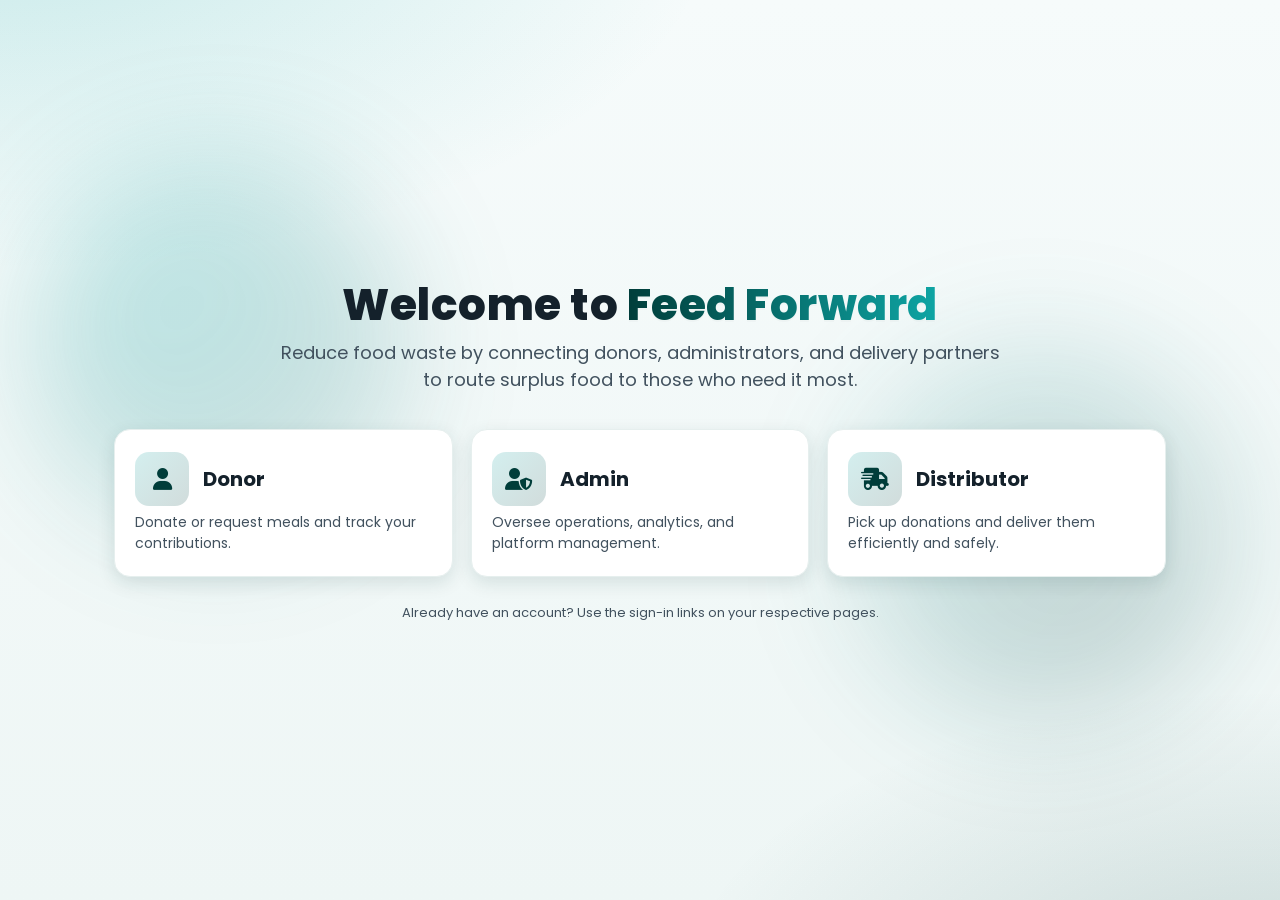
<file: index.html>
<!DOCTYPE html>
<html lang="en">
<head>
    <meta charset="UTF-8">
    <meta http-equiv="X-UA-Compatible" content="IE=edge">
    <meta name="viewport" content="width=device-width, initial-scale=1.0">
    <title>Feed Forward</title>
    <link rel="stylesheet" href="https://cdnjs.cloudflare.com/ajax/libs/font-awesome/6.3.0/css/all.min.css">
    <style>
        @import url('https://fonts.googleapis.com/css2?family=Poppins:ital,wght@0,200;0,300;0,500;0,700;0,800;1,400;1,600&display=swap');

        :root {
            --brand: #003d3a;
            --brand-2: #0ea5a4;
            --ink: #14212b;
            --muted-ink: #41515e;
            --surface: #ffffff;
            --border: #e6efee;
            --shadow: 0 10px 30px rgba(0, 61, 58, 0.12);
            --shadow-sm: 0 6px 18px rgba(0, 61, 58, 0.12);
        }

        * {
            box-sizing: border-box;
        }

        body {
            margin: 0;
            min-height: 100vh;
            font-family: 'Poppins', sans-serif;
            color: var(--ink);
            background:
                radial-gradient(1200px 600px at 0% -10%, rgba(14, 165, 164, 0.20), transparent 60%),
                radial-gradient(1000px 500px at 100% 110%, rgba(0, 61, 58, 0.15), transparent 60%),
                linear-gradient(180deg, #f6fbfb, #eef6f5);
            -webkit-font-smoothing: antialiased;
            -moz-osx-font-smoothing: grayscale;
            display: flex;
            align-items: center;
            justify-content: center;
        }

        .hero {
            position: relative;
            width: 100%;
            max-width: 1100px;
            padding: 64px 24px 48px;
        }

        .decor {
            position: absolute;
            inset: 0;
            pointer-events: none;
            z-index: 0;
        }
        .decor::before,
        .decor::after {
            content: "";
            position: absolute;
            width: 380px;
            height: 380px;
            border-radius: 50%;
            filter: blur(60px);
            opacity: 0.55;
            animation: float 12s ease-in-out infinite;
        }
        .decor::before {
            top: -60px;
            left: -60px;
            background: radial-gradient(circle at 30% 30%, rgba(14,165,164,.45), rgba(0,61,58,.25));
        }
        .decor::after {
            bottom: -40px;
            right: -40px;
            background: radial-gradient(circle at 70% 70%, rgba(0,61,58,.35), rgba(14,165,164,.25));
            animation-delay: 2s;
        }
        @keyframes float {
            0%, 100% { transform: translateY(0) translateX(0); }
            50% { transform: translateY(-10px) translateX(6px); }
        }

        .brand {
            position: relative;
            z-index: 1;
            text-align: center;
            margin-bottom: 22px;
        }

        .logo {
            font-size: 44px;
            font-weight: 800;
            letter-spacing: 0.5px;
            margin: 0 0 8px 0;
            line-height: 1.15;
            color: var(--ink);
        }
        .brand-name {
            color: var(--brand);
            background: linear-gradient(90deg, var(--brand), var(--brand-2));
            background-clip: text;
            -webkit-background-clip: text;
            -webkit-text-fill-color: transparent;
            filter: drop-shadow(0 2px 0 rgba(0, 0, 0, 0.02));
        }

        .tagline {
            margin: 0 auto;
            max-width: 720px;
            font-size: 18px;
            color: var(--muted-ink);
        }

        .roles {
            position: relative;
            z-index: 1;
            margin-top: 36px;
            display: grid;
            grid-template-columns: repeat(3, minmax(0, 1fr));
            gap: 18px;
        }

        .role-card {
            display: block;
            position: relative;
            text-decoration: none;
            padding: 22px 20px;
            border-radius: 16px;
            background: var(--surface);
            border: 1px solid var(--border);
            box-shadow: var(--shadow-sm);
            transition: transform .18s ease, box-shadow .18s ease, border-color .18s ease;
            overflow: hidden;
        }
        .role-card:hover,
        .role-card:focus-visible {
            transform: translateY(-4px);
            border-color: rgba(14,165,164,0.45);
            box-shadow: var(--shadow);
            outline: none;
        }

        .role-head {
            display: flex;
            align-items: center;
            gap: 14px;
            margin-bottom: 6px;
        }
        .role-icon {
            width: 54px;
            height: 54px;
            display: grid;
            place-items: center;
            border-radius: 14px;
            background: linear-gradient(135deg, rgba(14,165,164,.18), rgba(0,61,58,.18));
            color: var(--brand);
            font-size: 22px;
        }
        .role-title {
            font-size: 20px;
            font-weight: 700;
            color: var(--ink);
        }
        .role-desc {
            margin: 0;
            font-size: 14px;
            color: var(--muted-ink);
        }

        .note {
            position: relative;
            z-index: 1;
            margin-top: 26px;
            text-align: center;
            color: var(--muted-ink);
            font-size: 13px;
        }

        @media (max-width: 900px) {
            .logo { font-size: 36px; }
            .roles { grid-template-columns: 1fr; }
        }
    </style>
</head>
<body>
    <main class="hero">
        <div class="decor"></div>
        <header class="brand">
            <h1 class="logo">Welcome to <span class="brand-name">Feed Forward</span></h1>
            <p class="tagline">Reduce food waste by connecting donors, administrators, and delivery partners to route surplus food to those who need it most.</p>
        </header>

        <nav class="roles" aria-label="Choose a role">
            <a class="role-card" href="signup.php">
                <div class="role-head">
                    <div class="role-icon"><i class="fa-solid fa-user"></i></div>
                    <div class="role-title">Donor</div>
                </div>
                <p class="role-desc">Donate or request meals and track your contributions.</p>
            </a>

            <a class="role-card" href="admin/signup.php">
                <div class="role-head">
                    <div class="role-icon"><i class="fa-solid fa-user-shield"></i></div>
                    <div class="role-title">Admin</div>
                </div>
                <p class="role-desc">Oversee operations, analytics, and platform management.</p>
            </a>

            <a class="role-card" href="delivery/deliverysignup.php" id="delivery">
                <div class="role-head">
                    <div class="role-icon"><i class="fa-solid fa-truck-fast"></i></div>
                    <div class="role-title">Distributor</div>
                </div>
                <p class="role-desc">Pick up donations and deliver them efficiently and safely.</p>
            </a>
        </nav>

        <p class="note">Already have an account? Use the sign-in links on your respective pages.</p>
    </main>
</body>
</html>
</file>
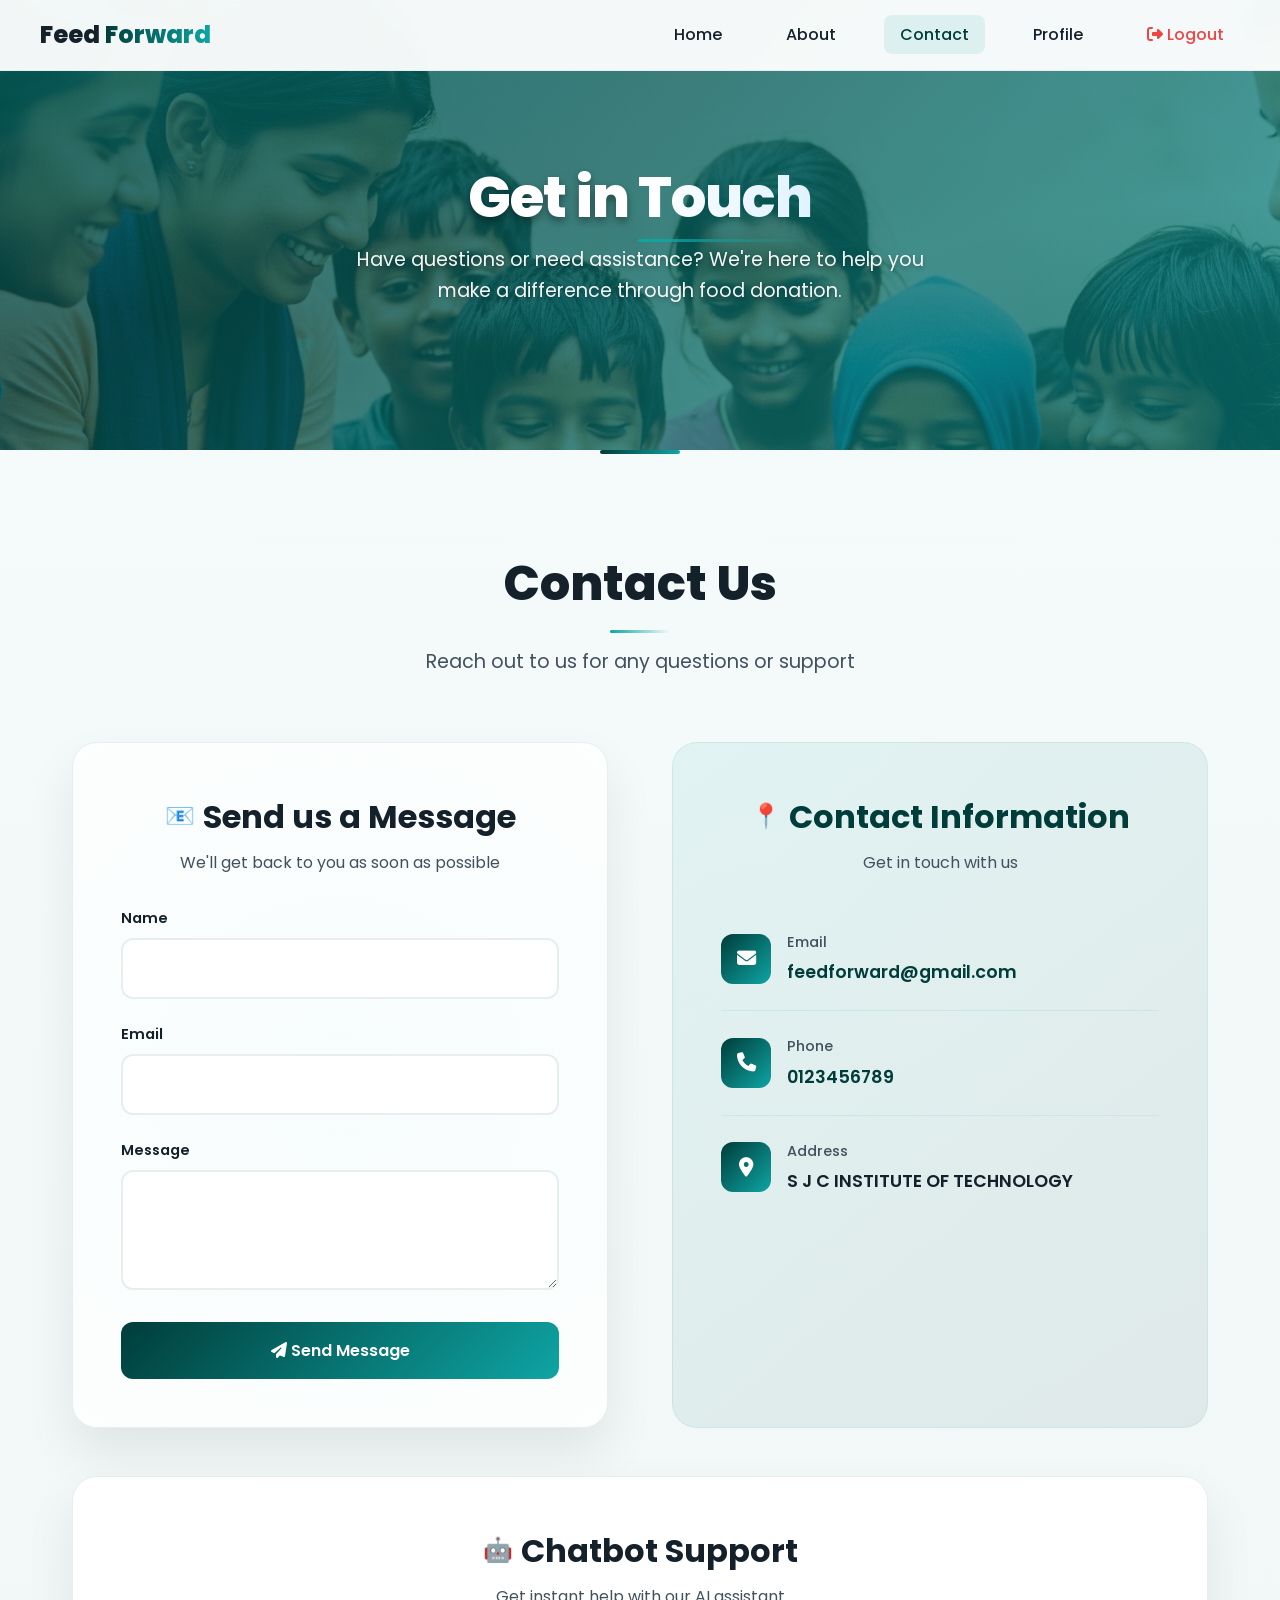
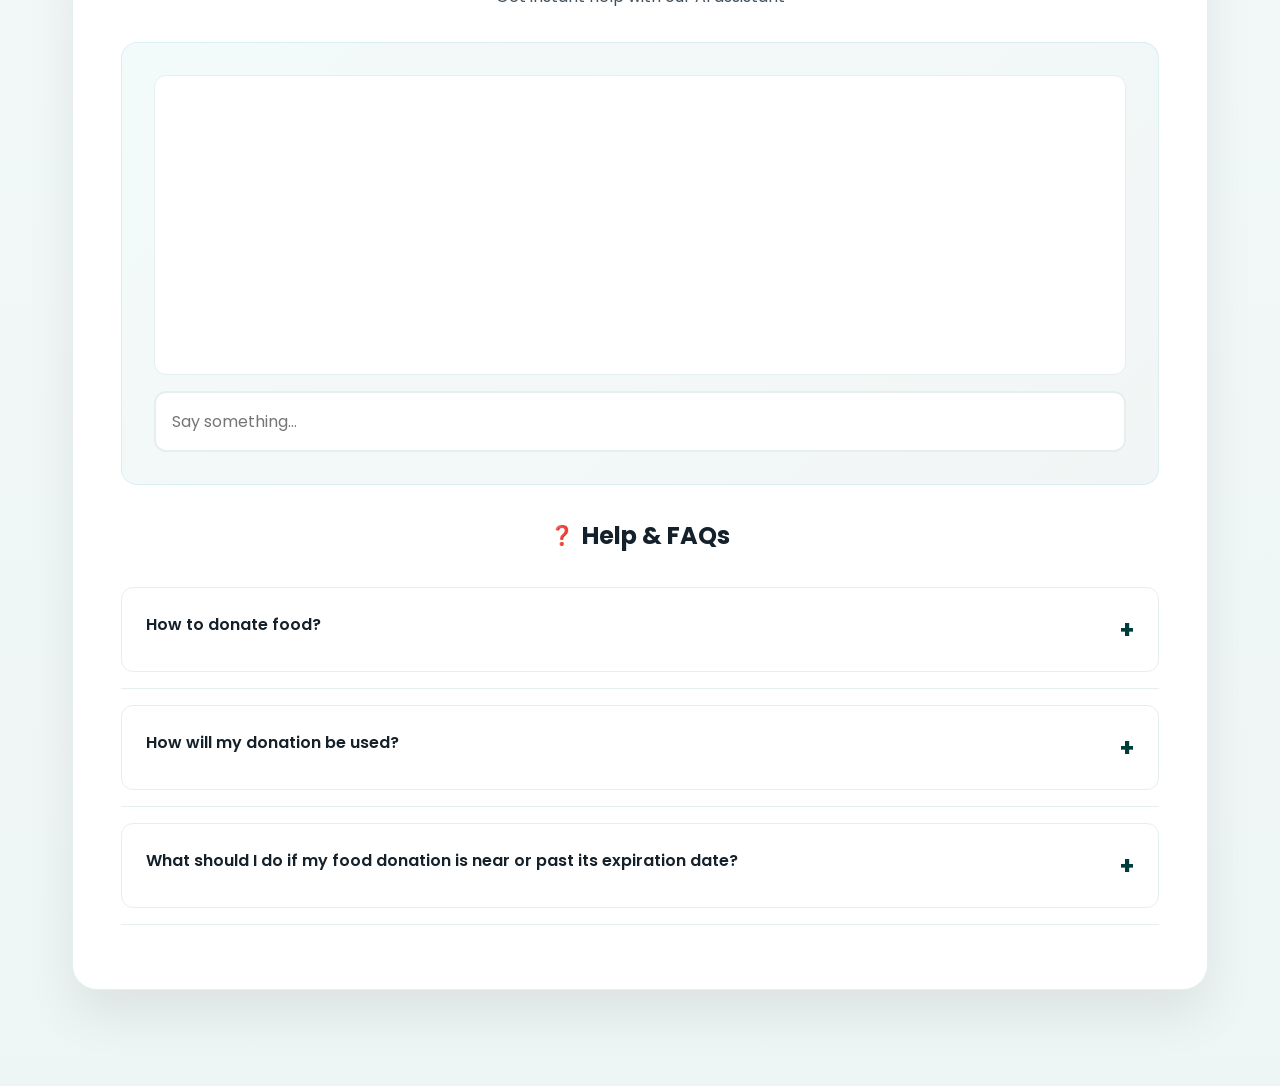
<file: contact.html>
<!DOCTYPE html>
<html lang="en">
<head>
    <meta charset="UTF-8">
    <meta http-equiv="X-UA-Compatible" content="IE=edge">
    <meta name="viewport" content="width=device-width, initial-scale=1.0">
    <title>Contact Us - Feed Forward</title>
    <link rel="stylesheet" href="https://cdnjs.cloudflare.com/ajax/libs/font-awesome/6.3.0/css/all.min.css">
    <style>
        @import url('https://fonts.googleapis.com/css2?family=Poppins:ital,wght@0,200;0,300;0,500;0,700;0,800;1,400;1,600&display=swap');

        :root {
            --brand: #003d3a;
            --brand-2: #0ea5a4;
            --ink: #14212b;
            --muted-ink: #41515e;
            --surface: #ffffff;
            --border: #e6efee;
            --shadow: 0 10px 30px rgba(0, 61, 58, 0.12);
            --shadow-sm: 0 6px 18px rgba(0, 61, 58, 0.12);
        }

        * {
            margin: 0;
            padding: 0;
            box-sizing: border-box;
            font-family: 'Poppins', sans-serif;
        }

        body {
            background: linear-gradient(180deg, #f6fbfb, #eef6f5);
            color: var(--ink);
            line-height: 1.6;
            -webkit-font-smoothing: antialiased;
            -moz-osx-font-smoothing: grayscale;
        }

        /* Navigation */
        .navbar {
            position: fixed;
            top: 0;
            left: 0;
            right: 0;
            background: rgba(255, 255, 255, 0.95);
            backdrop-filter: blur(10px);
            border-bottom: 1px solid var(--border);
            z-index: 1000;
            padding: 1rem 2rem;
            transition: all 0.3s ease;
        }

        .nav-container {
            max-width: 1200px;
            margin: 0 auto;
            display: flex;
            justify-content: space-between;
            align-items: center;
        }

        .logo {
            font-size: 24px;
            font-weight: 800;
            color: var(--ink);
            text-decoration: none;
        }
        .brand-name {
            color: var(--brand);
            background: linear-gradient(90deg, var(--brand), var(--brand-2));
            background-clip: text;
            -webkit-background-clip: text;
            -webkit-text-fill-color: transparent;
        }

        .nav-menu {
            display: flex;
            list-style: none;
            gap: 2rem;
            align-items: center;
        }

        .nav-link {
            color: var(--ink);
            text-decoration: none;
            font-weight: 500;
            padding: 0.5rem 1rem;
            border-radius: 8px;
            transition: all 0.2s ease;
        }
        .nav-link:hover,
        .nav-link.active {
            color: var(--brand);
            background: rgba(14, 165, 164, 0.1);
        }

        .hamburger {
            display: none;
            flex-direction: column;
            cursor: pointer;
            gap: 4px;
        }
        .hamburger span {
            width: 25px;
            height: 3px;
            background: var(--ink);
            transition: all 0.3s ease;
        }

        /* Hero Section */
        .hero {
            min-height: 50vh;
            display: flex;
            align-items: center;
            justify-content: center;
            text-align: center;
            padding: 120px 2rem 4rem;
            position: relative;
            overflow: hidden;
            background: linear-gradient(135deg, rgba(0, 61, 58, 0.8), rgba(14, 165, 164, 0.7)), url('img/coverimage2.jpeg');
            background-size: cover;
            background-position: center;
            background-attachment: fixed;
        }

        .hero::before {
            content: "";
            position: absolute;
            top: 0;
            left: 0;
            right: 0;
            bottom: 0;
            background: 
                radial-gradient(1200px 600px at 0% -10%, rgba(14, 165, 164, 0.40), transparent 60%),
                radial-gradient(1000px 500px at 100% 110%, rgba(0, 61, 58, 0.35), transparent 60%);
            z-index: 0;
        }

        .hero-content {
            position: relative;
            z-index: 2;
            max-width: 900px;
            animation: fadeInUp 1s ease-out;
        }

        @keyframes fadeInUp {
            from {
                opacity: 0;
                transform: translateY(30px);
            }
            to {
                opacity: 1;
                transform: translateY(0);
            }
        }

        .hero-title {
            font-size: 3.5rem;
            font-weight: 800;
            margin-bottom: 1rem;
            line-height: 1.1;
            color: white;
            text-shadow: 0 4px 8px rgba(0, 0, 0, 0.4);
            letter-spacing: -0.02em;
        }
        .hero-title .highlight {
            color: #ffffff;
            background: linear-gradient(90deg, #ffffff, #e0f2fe);
            background-clip: text;
            -webkit-background-clip: text;
            -webkit-text-fill-color: transparent;
            text-shadow: none;
            position: relative;
        }
        .hero-title .highlight::after {
            content: "";
            position: absolute;
            bottom: -5px;
            left: 0;
            right: 0;
            height: 3px;
            background: linear-gradient(90deg, var(--brand-2), transparent);
            border-radius: 2px;
        }

        .hero-subtitle {
            font-size: 1.2rem;
            color: rgba(255, 255, 255, 0.95);
            margin-bottom: 2rem;
            max-width: 600px;
            margin-left: auto;
            margin-right: auto;
            text-shadow: 0 2px 4px rgba(0, 0, 0, 0.3);
            line-height: 1.6;
            font-weight: 400;
        }

        /* Content Sections */
        .section {
            padding: 6rem 2rem;
            max-width: 1200px;
            margin: 0 auto;
            position: relative;
        }

        .section::before {
            content: "";
            position: absolute;
            top: 0;
            left: 50%;
            transform: translateX(-50%);
            width: 80px;
            height: 4px;
            background: linear-gradient(90deg, var(--brand), var(--brand-2));
            border-radius: 2px;
        }

        .section-title {
            font-size: 3rem;
            font-weight: 800;
            text-align: center;
            margin-bottom: 1.5rem;
            color: var(--ink);
            position: relative;
        }
        .section-title::after {
            content: "";
            position: absolute;
            bottom: -10px;
            left: 50%;
            transform: translateX(-50%);
            width: 60px;
            height: 3px;
            background: linear-gradient(90deg, var(--brand-2), transparent);
            border-radius: 2px;
        }

        .section-subtitle {
            font-size: 1.2rem;
            text-align: center;
            color: var(--muted-ink);
            margin-bottom: 4rem;
            max-width: 700px;
            margin-left: auto;
            margin-right: auto;
            line-height: 1.6;
        }

        /* Contact Form */
        .contact-container {
            display: grid;
            grid-template-columns: 1fr 1fr;
            gap: 4rem;
            margin-top: 2rem;
        }

        .contact-form {
            background: var(--surface);
            border-radius: 25px;
            padding: 3rem;
            box-shadow: 0 25px 50px rgba(0, 0, 0, 0.08);
            border: 1px solid var(--border);
            position: relative;
            overflow: hidden;
        }
        .contact-form::before {
            content: "";
            position: absolute;
            top: -50%;
            left: -50%;
            width: 200%;
            height: 200%;
            background: radial-gradient(circle, rgba(14, 165, 164, 0.03) 0%, transparent 70%);
            animation: rotate 30s linear infinite;
        }

        @keyframes rotate {
            from { transform: rotate(0deg); }
            to { transform: rotate(360deg); }
        }

        .form-header {
            text-align: center;
            margin-bottom: 2rem;
            position: relative;
            z-index: 1;
        }

        .form-title {
            font-size: 2rem;
            font-weight: 700;
            color: var(--ink);
            margin-bottom: 0.5rem;
            display: flex;
            align-items: center;
            justify-content: center;
            gap: 0.5rem;
        }
        .form-title::before {
            content: "📧";
            font-size: 1.5rem;
        }

        .form-subtitle {
            color: var(--muted-ink);
            font-size: 1rem;
        }

        .form-group {
            margin-bottom: 1.5rem;
            position: relative;
            z-index: 1;
        }

        .form-label {
            display: block;
            font-size: 0.9rem;
            font-weight: 600;
            color: var(--ink);
            margin-bottom: 0.5rem;
        }

        .form-input {
            width: 100%;
            padding: 1rem;
            border: 2px solid var(--border);
            border-radius: 12px;
            font-size: 1rem;
            font-family: inherit;
            color: var(--ink);
            background: var(--surface);
            transition: border-color 0.2s ease, box-shadow 0.2s ease;
        }
        .form-input:focus {
            outline: none;
            border-color: var(--brand-2);
            box-shadow: 0 0 0 3px rgba(14, 165, 164, 0.1);
        }

        .form-textarea {
            width: 100%;
            padding: 1rem;
            border: 2px solid var(--border);
            border-radius: 12px;
            font-size: 1rem;
            font-family: inherit;
            color: var(--ink);
            background: var(--surface);
            transition: border-color 0.2s ease, box-shadow 0.2s ease;
            resize: vertical;
            min-height: 120px;
        }
        .form-textarea:focus {
            outline: none;
            border-color: var(--brand-2);
            box-shadow: 0 0 0 3px rgba(14, 165, 164, 0.1);
        }

        .submit-btn {
            width: 100%;
            background: linear-gradient(135deg, var(--brand), var(--brand-2));
            color: white;
            border: none;
            padding: 1rem;
            border-radius: 12px;
            font-size: 1rem;
            font-weight: 600;
            font-family: inherit;
            cursor: pointer;
            transition: all 0.3s ease;
            position: relative;
            overflow: hidden;
        }
        .submit-btn::before {
            content: "";
            position: absolute;
            top: 0;
            left: -100%;
            width: 100%;
            height: 100%;
            background: linear-gradient(90deg, transparent, rgba(255, 255, 255, 0.2), transparent);
            transition: left 0.5s ease;
        }
        .submit-btn:hover::before {
            left: 100%;
        }
        .submit-btn:hover {
            transform: translateY(-2px);
            box-shadow: 0 10px 25px rgba(0, 61, 58, 0.3);
        }

        /* Contact Info */
        .contact-info {
            background: linear-gradient(135deg, rgba(14, 165, 164, 0.08), rgba(0, 61, 58, 0.08));
            border-radius: 25px;
            padding: 3rem;
            border: 1px solid rgba(14, 165, 164, 0.1);
            position: relative;
            overflow: hidden;
        }

        .info-header {
            text-align: center;
            margin-bottom: 2rem;
            position: relative;
            z-index: 1;
        }

        .info-title {
            font-size: 2rem;
            font-weight: 700;
            color: var(--brand);
            margin-bottom: 0.5rem;
            display: flex;
            align-items: center;
            justify-content: center;
            gap: 0.5rem;
        }
        .info-title::before {
            content: "📍";
            font-size: 1.5rem;
        }

        .info-subtitle {
            color: var(--muted-ink);
            font-size: 1rem;
        }

        .info-item {
            display: flex;
            align-items: center;
            gap: 1rem;
            padding: 1.5rem 0;
            border-bottom: 1px solid rgba(14, 165, 164, 0.1);
            position: relative;
            z-index: 1;
        }
        .info-item:last-child {
            border-bottom: none;
        }

        .info-icon {
            width: 50px;
            height: 50px;
            border-radius: 12px;
            background: linear-gradient(135deg, var(--brand), var(--brand-2));
            display: flex;
            align-items: center;
            justify-content: center;
            color: white;
            font-size: 1.2rem;
        }

        .info-content {
            flex: 1;
        }

        .info-label {
            font-size: 0.9rem;
            color: var(--muted-ink);
            font-weight: 500;
            margin-bottom: 0.25rem;
        }

        .info-value {
            font-size: 1.1rem;
            color: var(--ink);
            font-weight: 600;
        }

        .info-link {
            color: var(--brand);
            text-decoration: none;
            transition: color 0.2s ease;
        }
        .info-link:hover {
            color: var(--brand-2);
        }

        /* Chatbot Section */
        .chatbot-section {
            background: var(--surface);
            border-radius: 25px;
            padding: 3rem;
            box-shadow: 0 25px 50px rgba(0, 0, 0, 0.08);
            border: 1px solid var(--border);
            margin-top: 3rem;
            position: relative;
            overflow: hidden;
        }

        .chatbot-header {
            text-align: center;
            margin-bottom: 2rem;
            position: relative;
            z-index: 1;
        }

        .chatbot-title {
            font-size: 2rem;
            font-weight: 700;
            color: var(--ink);
            margin-bottom: 0.5rem;
            display: flex;
            align-items: center;
            justify-content: center;
            gap: 0.5rem;
        }
        .chatbot-title::before {
            content: "🤖";
            font-size: 1.5rem;
        }

        .chatbot-subtitle {
            color: var(--muted-ink);
            font-size: 1rem;
        }

        .chat-container {
            background: linear-gradient(135deg, rgba(14, 165, 164, 0.05), rgba(0, 61, 58, 0.05));
            border-radius: 16px;
            padding: 2rem;
            border: 1px solid rgba(14, 165, 164, 0.1);
            margin-bottom: 2rem;
            position: relative;
            z-index: 1;
        }

        .chat-messages {
            height: 300px;
            overflow-y: auto;
            margin-bottom: 1rem;
            padding: 1rem;
            background: var(--surface);
            border-radius: 12px;
            border: 1px solid var(--border);
        }

        .chat-input {
            width: 100%;
            padding: 1rem;
            border: 2px solid var(--border);
            border-radius: 12px;
            font-size: 1rem;
            font-family: inherit;
            color: var(--ink);
            background: var(--surface);
            transition: border-color 0.2s ease;
        }
        .chat-input:focus {
            outline: none;
            border-color: var(--brand-2);
        }

        /* FAQ Section */
        .faq-section {
            margin-top: 2rem;
            position: relative;
            z-index: 1;
        }

        .faq-title {
            font-size: 1.5rem;
            font-weight: 700;
            color: var(--ink);
            text-align: center;
            margin-bottom: 2rem;
            display: flex;
            align-items: center;
            justify-content: center;
            gap: 0.5rem;
        }
        .faq-title::before {
            content: "❓";
            font-size: 1.2rem;
        }

        .accordion {
            background: var(--surface);
            color: var(--ink);
            cursor: pointer;
            padding: 1.5rem;
            width: 100%;
            text-align: left;
            border: 1px solid var(--border);
            border-radius: 12px;
            margin-bottom: 1rem;
            font-size: 1rem;
            font-weight: 600;
            transition: all 0.3s ease;
            position: relative;
        }
        .accordion:hover {
            background: rgba(14, 165, 164, 0.05);
            border-color: var(--brand-2);
        }
        .accordion.active {
            background: linear-gradient(135deg, rgba(14, 165, 164, 0.1), rgba(0, 61, 58, 0.1));
            border-color: var(--brand-2);
        }

        .accordion::after {
            content: '+';
            font-size: 1.5rem;
            color: var(--brand);
            font-weight: bold;
            float: right;
            margin-left: 5px;
            transition: transform 0.3s ease;
        }
        .accordion.active::after {
            transform: rotate(45deg);
        }

        .panel {
            padding: 0 1.5rem;
            background: var(--surface);
            border: 1px solid var(--border);
            border-top: none;
            border-radius: 0 0 12px 12px;
            max-height: 0;
            overflow: hidden;
            transition: max-height 0.3s ease;
            margin-bottom: 1rem;
        }

        .panel p {
            padding: 1rem 0;
            color: var(--muted-ink);
            line-height: 1.6;
        }

        .panel a {
            color: var(--brand);
            text-decoration: none;
            font-weight: 600;
        }
        .panel a:hover {
            color: var(--brand-2);
        }

        .panel img {
            max-width: 100%;
            border-radius: 8px;
            margin: 1rem 0;
        }

        /* Responsive Design */
        @media (max-width: 768px) {
            .hamburger {
                display: flex;
            }

            .nav-menu {
                position: fixed;
                top: 80px;
                left: -100%;
                width: 100%;
                height: calc(100vh - 80px);
                background: var(--surface);
                flex-direction: column;
                justify-content: flex-start;
                align-items: center;
                padding-top: 2rem;
                transition: left 0.3s ease;
                box-shadow: var(--shadow);
            }

            .nav-menu.active {
                left: 0;
            }

            .hero-title {
                font-size: 2.5rem;
            }

            .section-title {
                font-size: 2rem;
            }

            .contact-container {
                grid-template-columns: 1fr;
                gap: 2rem;
            }

            .contact-form,
            .contact-info,
            .chatbot-section {
                padding: 2rem;
            }
        }

        @media (max-width: 480px) {
            .hero {
                padding: 100px 1rem 1rem;
            }

            .hero-title {
                font-size: 2rem;
            }

            .section {
                padding: 2rem 1rem;
            }

            .contact-form,
            .contact-info,
            .chatbot-section {
                padding: 1.5rem;
            }

            .section-title {
                font-size: 1.5rem;
            }
        }
    </style>
</head>
<body>
    <!-- Navigation -->
    <nav class="navbar">
        <div class="nav-container">
            <a href="home.php" class="logo">Feed <span class="brand-name">Forward</span></a>
            
            <ul class="nav-menu">
                <li><a href="home.php" class="nav-link">Home</a></li>
                <li><a href="about.html" class="nav-link">About</a></li>
                <li><a href="contact.html" class="nav-link active">Contact</a></li>
                <li><a href="profile.php" class="nav-link">Profile</a></li>
                <li><a href="index.html" class="nav-link" style="color: #ef4444;" onclick="return confirm('Are you sure you want to logout?')"><i class="fas fa-sign-out-alt"></i> Logout</a></li>
            </ul>
            
        <div class="hamburger">
                <span></span>
                <span></span>
                <span></span>
            </div>
        </div>
        </nav>

    <!-- Hero Section -->
    <section class="hero">
        <div class="hero-content">
            <h1 class="hero-title">
                Get in <span class="highlight">Touch</span>
            </h1>
            <p class="hero-subtitle">
                Have questions or need assistance? We're here to help you make a difference through food donation.
            </p>
        </div>
    </section>

    <!-- Contact Section -->
    <section class="section">
        <h2 class="section-title">Contact Us</h2>
        <p class="section-subtitle">Reach out to us for any questions or support</p>
        
        <div class="contact-container">
            <!-- Contact Form -->
    <div class="contact-form">
                <div class="form-header">
                    <h3 class="form-title">Send us a Message</h3>
                    <p class="form-subtitle">We'll get back to you as soon as possible</p>
                </div>
                
        <form action="feedback.php" method="post">
                    <div class="form-group">
                        <label class="form-label" for="name">Name</label>
                        <input type="text" id="name" name="name" class="form-input" required>
                    </div>
                    
                    <div class="form-group">
                        <label class="form-label" for="email">Email</label>
                        <input type="email" id="email" name="email" class="form-input" required>
                    </div>
                    
                    <div class="form-group">
                        <label class="form-label" for="message">Message</label>
                        <textarea id="message" name="message" class="form-textarea" required></textarea>
                    </div>
                    
                    <button type="submit" name="send" class="submit-btn">
                        <i class="fas fa-paper-plane"></i> Send Message
                    </button>
        </form>
    </div>

            <!-- Contact Info -->
            <div class="contact-info">
                <div class="info-header">
                    <h3 class="info-title">Contact Information</h3>
                    <p class="info-subtitle">Get in touch with us</p>
                </div>
                
                <div class="info-item">
                    <div class="info-icon">
                        <i class="fas fa-envelope"></i>
                    </div>
                    <div class="info-content">
                        <div class="info-label">Email</div>
                        <div class="info-value">
                            <a href="mailto:feedforward@gmail.com" class="info-link">feedforward@gmail.com</a>
                        </div>
                    </div>
                </div>
                
                <div class="info-item">
                    <div class="info-icon">
                        <i class="fas fa-phone"></i>
                    </div>
                    <div class="info-content">
                        <div class="info-label">Phone</div>
                        <div class="info-value">
                            <a href="tel:0123456789" class="info-link">0123456789</a>
                        </div>
                    </div>
                </div>
                
                <div class="info-item">
                    <div class="info-icon">
                        <i class="fas fa-map-marker-alt"></i>
                    </div>
                    <div class="info-content">
                        <div class="info-label">Address</div>
                        <div class="info-value">S J C INSTITUTE OF TECHNOLOGY</div>
                    </div>
    </div>
            </div>
        </div>

        <!-- Chatbot Section -->
        <div class="chatbot-section">
            <div class="chatbot-header">
                <h3 class="chatbot-title">Chatbot Support</h3>
                <p class="chatbot-subtitle">Get instant help with our AI assistant</p>
            </div>
            
            <div class="chat-container">
                <div id="messages" class="chat-messages"></div>
                <input id="input" type="text" placeholder="Say something..." class="chat-input" autocomplete="off" />
            </div>
            
            <!-- FAQ Section -->
            <div class="faq-section">
                <h4 class="faq-title">Help & FAQs</h4>
                
                <button class="accordion">How to donate food?</button>
                <div class="panel">
                    <p>1) Click on <a href="fooddonateform.php">donate</a> in home page</p>
                    <p>2) Fill the details</p>
                    <p>3) Click on submit</p>
                </div>
                
            <button class="accordion">How will my donation be used?</button>
            <div class="panel">
                    <p>Your donation will be used to support our mission and the various programs and initiatives that we have in place. Your donation will help us to continue providing assistance and support to those in need. You can find more information about our programs and initiatives on our website. If you have any specific questions or concerns, please feel free to contact us.</p>
            </div>
                
            <button class="accordion">What should I do if my food donation is near or past its expiration date?</button>
            <div class="panel">
                    <p>We appreciate your willingness to donate, but to ensure the safety of our clients we can't accept food that is near or past its expiration date. We recommend checking expiration dates before making a donation or contact us for further guidance.</p>
                </div>
            </div>
        </div>
    </section>

    <script type="text/javascript" src="chatbot/chatbot.js"></script>
    <script type="text/javascript" src="chatbot/constants.js"></script>
    <script type="text/javascript" src="chatbot/speech.js"></script>
    <script>
        // Mobile Navigation Toggle
        const hamburger = document.querySelector('.hamburger');
        const navMenu = document.querySelector('.nav-menu');

        hamburger.addEventListener('click', () => {
            navMenu.classList.toggle('active');
        });

        // Close mobile menu when clicking on a link
        document.querySelectorAll('.nav-link').forEach(link => {
            link.addEventListener('click', () => {
                navMenu.classList.remove('active');
            });
        });

        // Smooth scrolling for navigation links
        document.querySelectorAll('a[href^="#"]').forEach(anchor => {
            anchor.addEventListener('click', function (e) {
                e.preventDefault();
                const target = document.querySelector(this.getAttribute('href'));
                if (target) {
                    target.scrollIntoView({
                        behavior: 'smooth',
                        block: 'start'
                    });
                }
            });
        });

        // Navbar background on scroll
        window.addEventListener('scroll', () => {
            const navbar = document.querySelector('.navbar');
            if (window.scrollY > 100) {
                navbar.style.background = 'rgba(255, 255, 255, 0.98)';
                navbar.style.boxShadow = '0 2px 20px rgba(0, 0, 0, 0.1)';
            } else {
                navbar.style.background = 'rgba(255, 255, 255, 0.95)';
                navbar.style.boxShadow = 'none';
            }
        });

        // FAQ Accordion
        var acc = document.getElementsByClassName("accordion");
        var i;
        for (i = 0; i < acc.length; i++) {
            acc[i].addEventListener("click", function () {
                this.classList.toggle("active");
                var panel = this.nextElementSibling;
                if (panel.style.maxHeight) {
                    panel.style.maxHeight = null;
                } else {
                    panel.style.maxHeight = panel.scrollHeight + "px";
                }
            });
        }
    </script>
</body>
</html>
</file>
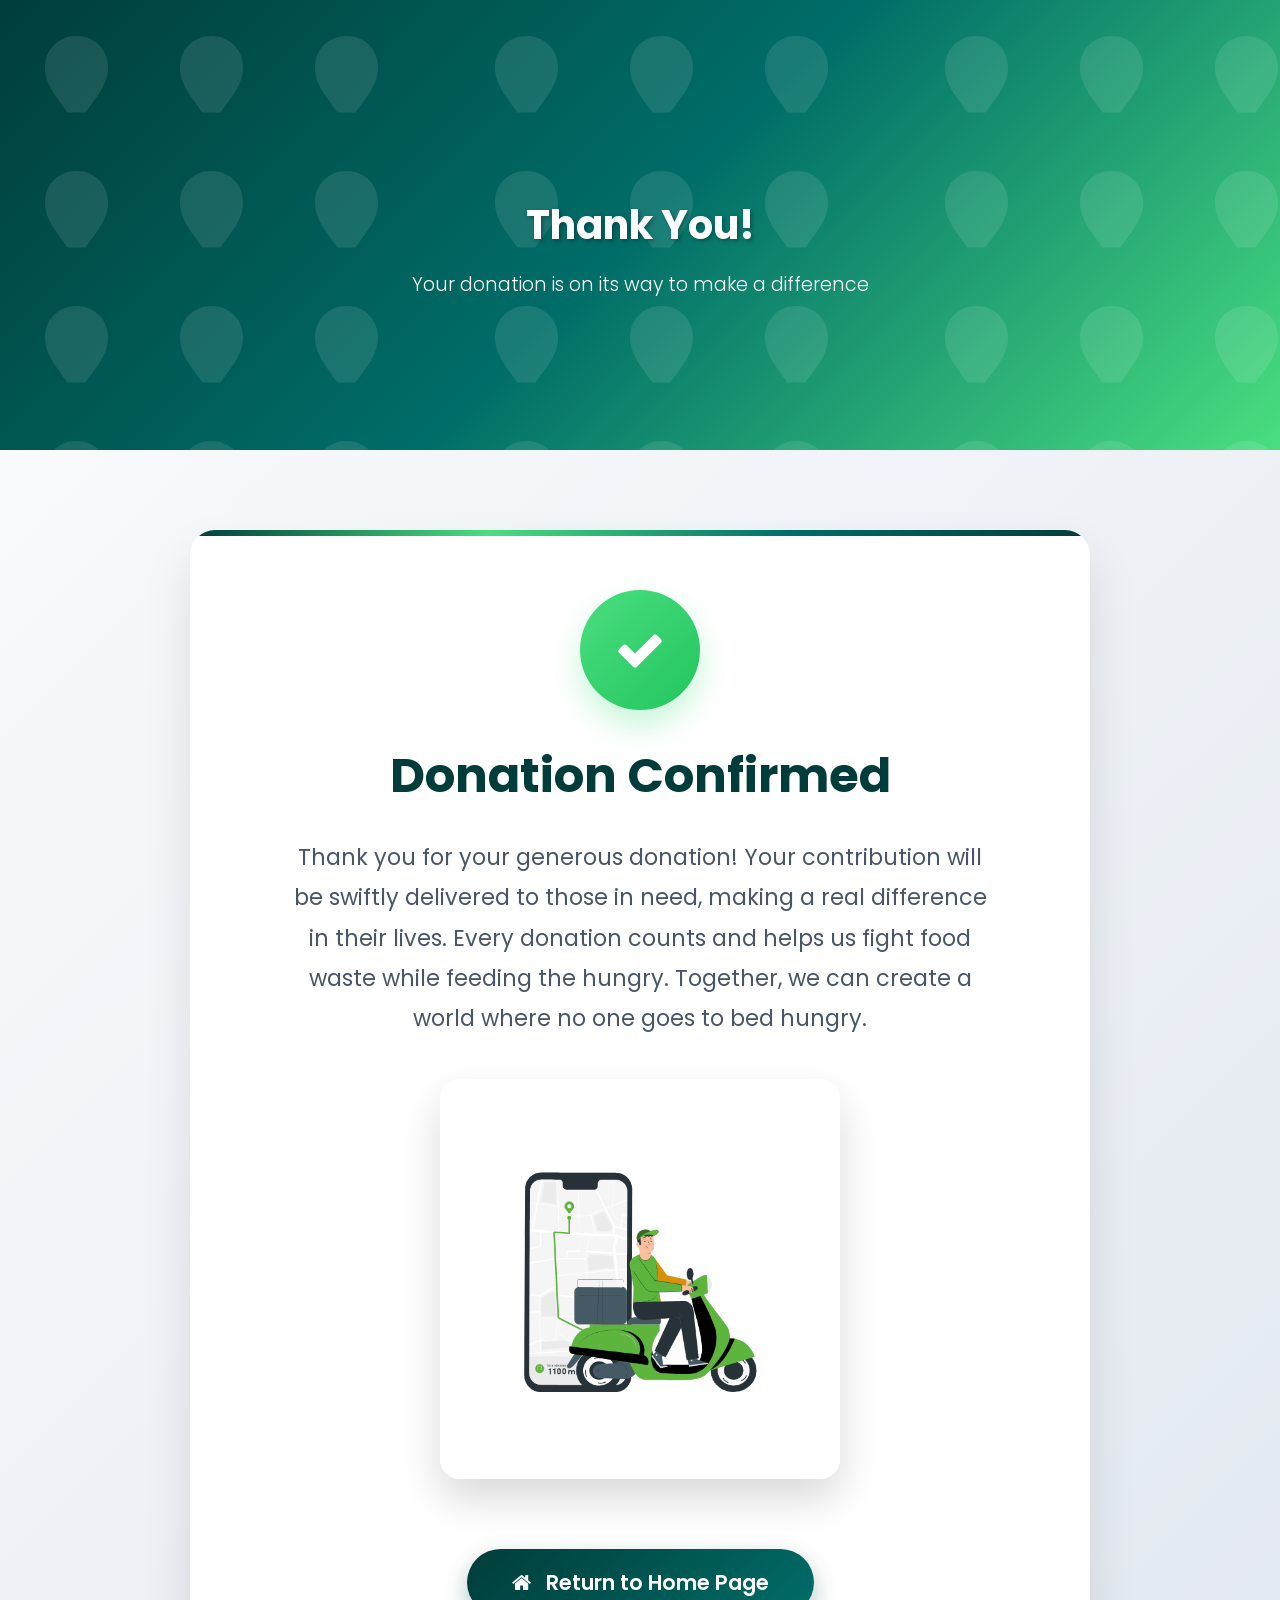
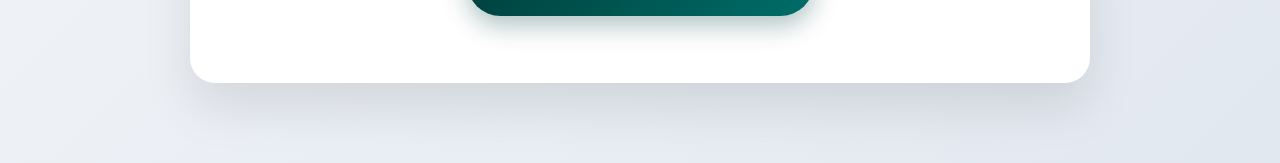
<file: delivery.html>
<!DOCTYPE html>
<html lang="en">
<head>
    <meta charset="UTF-8">
    <meta http-equiv="X-UA-Compatible" content="IE=edge">
    <meta name="viewport" content="width=device-width, initial-scale=1.0">
    <title>Delivery Confirmation - Feed Forward</title>
    <link rel="stylesheet" href="home.css">
    <link rel="stylesheet" href="https://cdnjs.cloudflare.com/ajax/libs/font-awesome/4.7.0/css/font-awesome.min.css">
    <style>
        /* Delivery page specific styling */
        .delivery-banner {
            width: 100%;
            height: 50vh;
            background: linear-gradient(135deg, #003d3a 0%, #006d68 50%, #4ade80 100%);
            display: grid;
            place-items: center;
            padding-top: 4rem;
            position: relative;
            overflow: hidden;
        }
        .delivery-banner::before {
            content: '';
            position: absolute;
            top: 0;
            left: 0;
            right: 0;
            bottom: 0;
            background: url('data:image/svg+xml,<svg xmlns="http://www.w3.org/2000/svg" viewBox="0 0 100 100"><defs><pattern id="hearts" width="30" height="30" patternUnits="userSpaceOnUse"><path d="M15 25c-2-3-5-6-5-10 0-4 3-7 7-7s7 3 7 7c0 4-3 7-5 10z" fill="white" opacity="0.1"/></pattern></defs><rect width="100" height="100" fill="url(%23hearts)"/></svg>');
            animation: float 20s ease-in-out infinite;
        }
        @keyframes float {
            0%, 100% { transform: translateY(0px); }
            50% { transform: translateY(-20px); }
        }
        .delivery-content {
            text-align: center;
            color: white;
            z-index: 2;
            position: relative;
            max-width: 600px;
            padding: 0 20px;
        }
        .delivery-title {
            font-size: 2.5em;
            font-weight: 700;
            margin-bottom: 15px;
            text-shadow: 2px 2px 4px rgba(0,0,0,0.3);
            animation: fadeInUp 1s ease-out;
        }
        .delivery-subtitle {
            font-size: 1.2em;
            font-weight: 300;
            margin-bottom: 20px;
            opacity: 0.9;
            animation: fadeInUp 1s ease-out 0.3s both;
        }
        @keyframes fadeInUp {
            from { opacity: 0; transform: translateY(30px); }
            to { opacity: 1; transform: translateY(0); }
        }
        .delivery-main {
            padding: 80px 20px;
            background: linear-gradient(135deg, #f8fafc 0%, #e2e8f0 100%);
            min-height: 60vh;
        }
        .delivery-card {
            max-width: 900px;
            margin: 0 auto;
            background: white;
            padding: 60px 50px;
            border-radius: 25px;
            box-shadow: 0 25px 50px rgba(0,0,0,0.1);
            text-align: center;
            position: relative;
            overflow: hidden;
        }
        .delivery-card::before {
            content: '';
            position: absolute;
            top: 0;
            left: 0;
            right: 0;
            height: 6px;
            background: linear-gradient(90deg, #003d3a, #4ade80, #006d68, #003d3a);
            animation: shimmer 3s ease-in-out infinite;
        }
        @keyframes shimmer {
            0%, 100% { opacity: 1; }
            50% { opacity: 0.7; }
        }
        .success-icon {
            width: 120px;
            height: 120px;
            background: linear-gradient(135deg, #4ade80, #22c55e);
            border-radius: 50%;
            display: flex;
            align-items: center;
            justify-content: center;
            margin: 0 auto 30px;
            animation: pulse 2s infinite;
            box-shadow: 0 15px 30px rgba(74, 222, 128, 0.3);
        }
        .success-icon i { font-size: 50px; color: white; }
        @keyframes pulse {
            0% { transform: scale(1); }
            50% { transform: scale(1.05); }
            100% { transform: scale(1); }
        }
        .card-title {
            font-size: 3em;
            color: #003d3a;
            margin-bottom: 25px;
            font-weight: 700;
        }
        .card-message {
            font-size: 1.4em;
            color: #4a5568;
            margin-bottom: 40px;
            line-height: 1.8;
            max-width: 700px;
            margin-left: auto;
            margin-right: auto;
        }
        .delivery-image {
            margin: 40px auto;
            display: block;
            border-radius: 20px;
            box-shadow: 0 20px 40px rgba(0,0,0,0.15);
            transition: transform 0.3s ease;
            max-width: 100%;
            height: auto;
        }
        .delivery-image:hover { transform: scale(1.02); }
        .return-button {
            display: inline-block;
            background: linear-gradient(135deg, #003d3a, #006d68);
            color: white;
            padding: 18px 45px;
            text-decoration: none;
            border-radius: 50px;
            font-size: 1.3em;
            font-weight: 600;
            transition: all 0.3s ease;
            margin-top: 30px;
            box-shadow: 0 10px 25px rgba(0,61,58,0.3);
            position: relative;
            overflow: hidden;
        }
        .return-button::before {
            content: '';
            position: absolute;
            top: 0;
            left: -100%;
            width: 100%;
            height: 100%;
            background: linear-gradient(90deg, transparent, rgba(255,255,255,0.2), transparent);
            transition: left 0.5s;
        }
        .return-button:hover::before { left: 100%; }
        .return-button:hover {
            transform: translateY(-3px);
            box-shadow: 0 15px 30px rgba(0,61,58,0.4);
        }
        .stats-section {
            background: linear-gradient(135deg, #003d3a 0%, #006d68 100%);
            padding: 80px 20px;
            margin-top: 0;
        }
        .stats-container {
            max-width: 1200px;
            margin: 0 auto;
            display: grid;
            grid-template-columns: repeat(auto-fit, minmax(250px, 1fr));
            gap: 40px;
        }
        .stat-card {
            background: rgba(255, 255, 255, 0.1);
            backdrop-filter: blur(10px);
            padding: 40px 30px;
            border-radius: 20px;
            text-align: center;
            border: 1px solid rgba(255, 255, 255, 0.2);
            transition: transform 0.3s ease;
        }
        .stat-card:hover {
            transform: translateY(-8px);
            background: rgba(255, 255, 255, 0.15);
        }
        .stat-number {
            font-size: 3em;
            font-weight: 800;
            color: #4ade80;
            margin-bottom: 15px;
            text-shadow: 0 0 20px rgba(74, 222, 128, 0.3);
        }
        .stat-label {
            font-size: 1.2em;
            color: white;
            font-weight: 500;
            text-transform: uppercase;
            letter-spacing: 1px;
        }
        @media (max-width: 767px) {
            .delivery-banner { height: 40vh; }
            .delivery-title { font-size: 2em; }
            .delivery-subtitle { font-size: 1em; }
            .delivery-main { padding: 50px 15px; }
            .delivery-card { padding: 40px 25px; }
            .card-title { font-size: 2.4em; }
            .card-message { font-size: 1.2em; }
            .success-icon { width: 100px; height: 100px; }
            .success-icon i { font-size: 40px; }
            .stats-container { grid-template-columns: 1fr; gap: 25px; }
            .stat-card { padding: 30px 20px; }
        }
    </style>
</head>
<body>

    <section class="delivery-banner">
        <div class="delivery-content">
            <h1 class="delivery-title">Thank You!</h1>
            <p class="delivery-subtitle">Your donation is on its way to make a difference</p>
        </div>
    </section>

    <div class="delivery-main">
        <div class="delivery-card">
            <div class="success-icon">
                <i class="fa fa-check"></i>
            </div>
            <h2 class="card-title">Donation Confirmed</h2>
            <p class="card-message">
                Thank you for your generous donation! Your contribution will be swiftly delivered to those in need, 
                making a real difference in their lives. Every donation counts and helps us fight food waste while 
                feeding the hungry. Together, we can create a world where no one goes to bed hungry.
            </p>
            <img src="img/delivery.gif" alt="Delivery in progress" class="delivery-image" width="400" height="400">
            <a href="home.php" class="return-button">
                <i class="fa fa-home" style="margin-right: 10px;"></i>
                Return to Home Page
            </a>
        </div>
    </div>

</body>
</html>
</file>
<file: home.css>
@import url('https://fonts.googleapis.com/css2?family=Poppins:ital,wght@0,200;0,300;0,500;0,700;0,800;1,400;1,600&display=swap');
:root {
  --navcolor: white;
  --navfont: black;
  --green: #003d3a;
  --box-shadow: 0 .5rem 1rem rgba(0,0,0,0.1);
}
*
{
  margin: 0;
  padding: 0;
  list-style: none;
  text-decoration: none;
  box-sizing: border-box;
  font-family: 'Poppins', sans-serif;
}
body {
  background-color: #fefefe;
}
/* navigation bar  */
header {
  width: 100%;
  height: 80px;
  background-color: var(--navcolor);
  display: flex;
  justify-content: space-between;
  align-items: center;
  padding: 0 100px;
}
.logo {
  font-size: 28px;
  color: var(--navfont);
}
.hamburger {
  display: none;
}
.nav-bar ul {
  display: flex;
}
.nav-bar ul li a {
  display: block;
  color: var(--navfont);
  font-size: 20px;
  padding: 10px 25px;
  border-radius: 50px;
  transition: 0.2s;
  margin: 0 5px;
}
.nav-bar ul li a:hover {
  color: var(--navcolor);
  background-color: var(--navfont);
  border-radius: 50px;
}
.nav-bar ul li a.active {
  color: var(--navcolor);
  background-color: var(--navfont);
}
@media only screen and (max-width:1320px) {
  header {
    padding: 0 50px;
  }
  .banner {
    width: 100%;
    height: 90vh;
    background: url('cover.jpeg') no-repeat;
    background-size: cover;
    display: grid;
    place-items: center;
    padding-top: 8rem;
  }
}
@media only screen and (max-width:1100px) {
  header {
    padding: 0 30px;
  }
}
@media only screen and (max-width:900px) {
  .hamburger {
    display: block;
    cursor: pointer;
  }
  .hamburger .line {
    width: 30px;
    height: 3px;
    background-color: var(--navfont);
    margin: 6px 0;
  }
  .nav-bar {
    height: 0;
    position: absolute;
    top: 80px;
    left: 0;
    right: 0;
    width: 100vw;
    background-color: #003d3a;
    transition: 0.2s;
    overflow: hidden;
  }
  .nav-bar.active {
    height: 450px;
    z-index: 10;
  }
  .nav-bar ul {
    display: block;
    width: fit-content;
    margin: 80px auto 0 auto;
    text-align: center;
    transition: 0.5s;
    opacity: 0;
  }
  .nav-bar.active ul {
    opacity: 1;
  }
  .nav-bar ul li a {
    margin-bottom: 12px;
  }
  .banner {
    background-image: none;
  }
}
/* nav end */

.banner {
  width: auto;
  height: auto;
  background-size: cover;
  background-repeat: no-repeat;
  display: grid;
  place-items: center;
  padding-top: 8rem;
}
@media only screen and (min-device-width: 1200px) {
  .banner {
    align-items: flex-end;
    width: 100%;
    height: 80vh;
    background-size: cover;
    background-repeat: no-repeat;
    display: grid;
    padding-top: 8rem;
  }
  .wrapper {
    padding: 20px 40px 20px 40px;
  }
}
.content {
  padding: 20px;
  background-color: #003d3a;
  z-index: 0;
}
.content p {
  font-size: 1.1em;
  color: white;
  margin: 20px 0;
  font-weight: 400;
  max-width: 700px;
}
.banner a {
  display: inline-block;
  font-size: 1em;
  background: #111;
  padding: 10px 30px;
  text-transform: uppercase;
  text-decoration: none;
  font-weight: 500;
  margin-top: 10px;
  color: #fff;
  letter-spacing: 2px;
  transition: 0.2s;
}
.banner a:hover {
  letter-spacing: 6px;
}
.msg {
  height: 300px;
}

/* footer */
.footer {
  background-color: #414141;
  width: 100%;
  text-align: left;
  font-weight: bold;
  font-size: 16px;
  padding: 50px;
  margin-top: 50px;
}
.footer .footer-left,
.footer .footer-center,
.footer .footer-right {
  display: inline-block;
  vertical-align: top;
}
/* footer left*/
.footer .footer-left {
  width: 33%;
  padding-right: 15px;
}
.footer .about {
  line-height: 20px;
  color: #ffffff;
  font-size: 13px;
  font-weight: normal;
  margin: 0;
}
.footer .about span {
  display: block;
  color: #ffffff;
  font-size: 14px;
  font-weight: bold;
  margin-bottom: 20px;
}
/* footer center*/
.footer .footer-center {
  width: 30%;
}
.footer .footer-center p {
  display: inline-block;
  color: #ffffff;
  vertical-align: middle;
  margin: 0;
}
.footer .footer-center p span {
  display: block;
  color: #ffffff;
  font-size: 14px;
  font-weight: bold;
  margin-bottom: 20px;
}
.footer .footer-center p a {
  color: #003d3a;
  text-decoration: none;
}
/* footer right*/
.footer .footer-right {
  width: 35%;
}
.footer h2 {
  color: #ffffff;
  font-size: 36px;
  font-weight: normal;
  margin: 0;
}
.footer h2 span {
  color: #003d3a;
}
.footer .menu {
  color: #ffffff;
  margin: 20px 0 12px;
  padding: 0;
}
.footer .menu a {
  display: inline-block;
  line-height: 1.8;
  text-decoration: none;
  color: inherit;
}
.footer .menu a:hover {
  color: #003d3a;
}
.footer .name {
  color: #003d3a;
  font-size: 14px;
  font-weight: normal;
  margin: 0;
}
.deli .para {
  font-size: 30px;
  text-align: center;
}
.para {
  font-size: 20px;
  text-align: center;
  padding: 20px;
}
@media (max-width: 767px) {
  .content {
    /* padding: 10px; */
  }
  .deli .para {
    font-size: 23px;
    text-align: center;
  }
  .deli img {
    width: 100%;
    height: 100%;
  }
  .footer {
    font-size: 14px;
  }
  .footer .footer-left,
  .footer .footer-center,
  .footer .footer-right {
    display: block;
    width: 100%;
    margin-bottom: 60px;
    text-align: center;
  }
  .sociallist {
    padding-left: 60px;
  }
}
/* social */
.sociallist {
}
.social {
  position: absolute;
  display: flex;
  justify-content: center;
  align-items: center;
}
.social li {
  list-style: none;
}
.social li a {
  display: inline-block;
  filter: invert(1);
  transform: scale(0.5);
  transition: 0.5s;
}
.social li a:hover {
  transform: scale(0.5) translateY(-15px);
}
/* photo */
.photo {
  padding: 20px;
}
.wrapper {
  display: grid;
  grid-template-columns: repeat(auto-fit, minmax(200px, 1fr));
  grid-gap: 10px;
  align-items: center;
}
.box {
  overflow: hidden;
  border-radius: 20px;
}
.wrapper img {
  width: 100%;
  height: 200px;
  object-fit: cover;
  border-radius: 20px;
  transition: 0.5s all ease-in-out;
}

/* Specific styling to ensure p6 matches p2 size */
.wrapper img[src*="p6.jpg"] {
  height: 200px;
  width: 100%;
  object-fit: cover;
  max-width: 100%;
  max-height: 200px;
}

/* Ensure p2 and p6 have identical sizing */
.wrapper img[src*="p2.jpeg"],
.wrapper img[src*="p6.jpg"] {
  height: 200px;
  width: 100%;
  object-fit: cover;
  max-width: 100%;
  max-height: 200px;
}
.wrapper img:hover {
  transform: scale(.9);
}
.heading {
  font-size: 28px;
  text-align: center;
  align-items: center;
  text-decoration: underline 5px;
  text-decoration-color: #003d3a;
}
.heading:hover {
  /* letter-spacing: 3px; */
}
</file>
